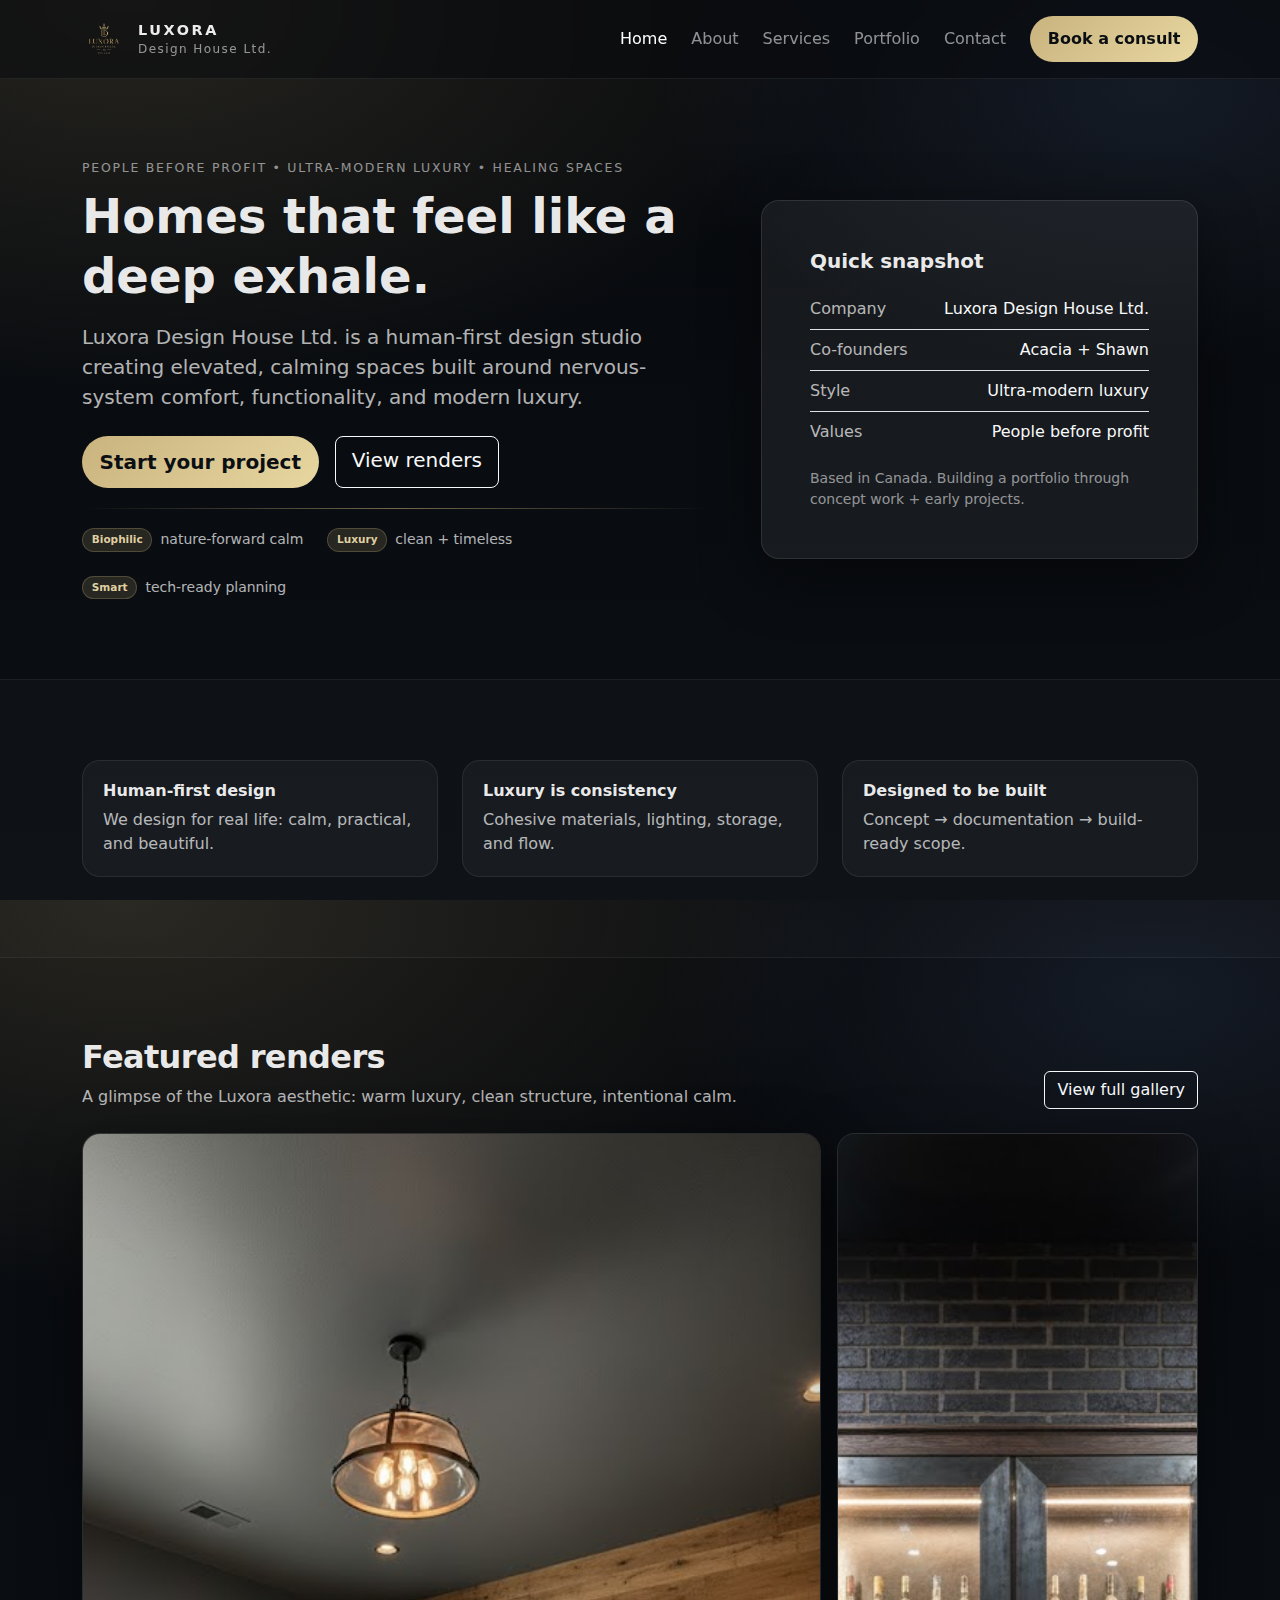
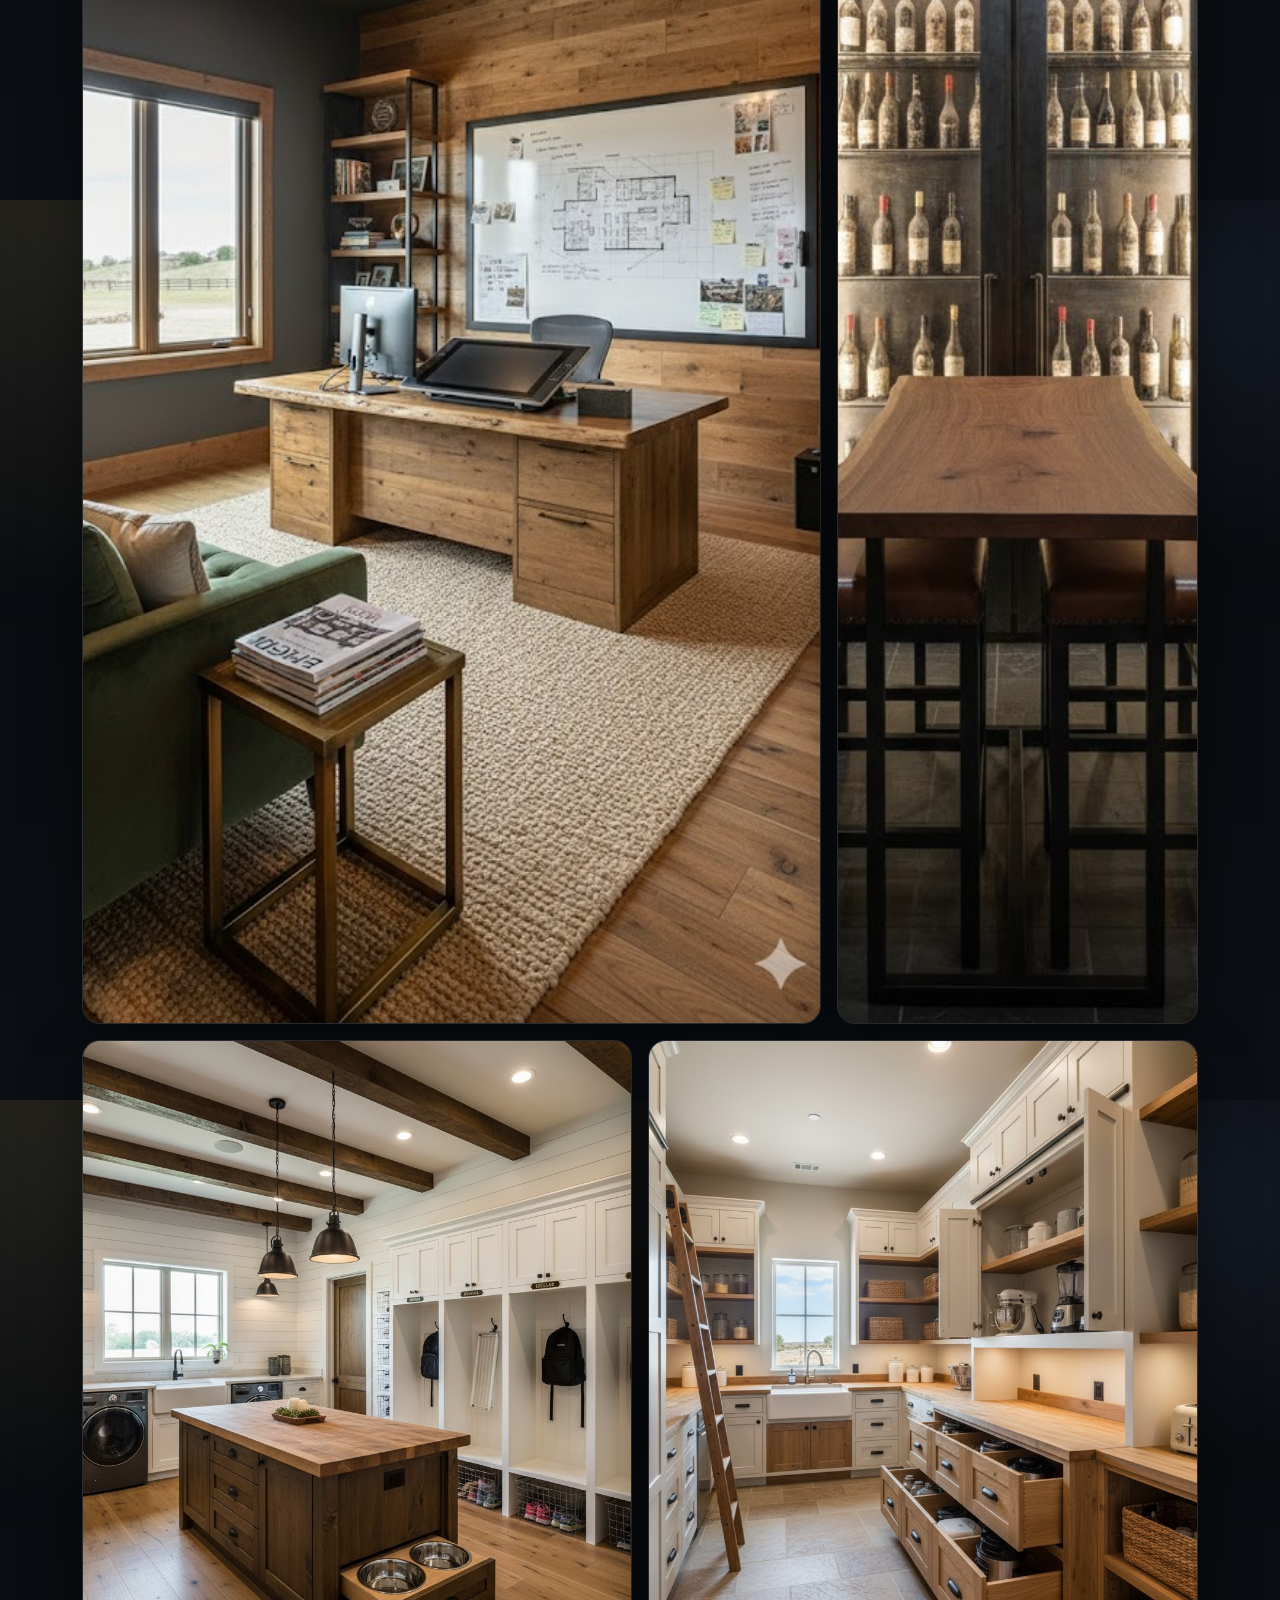
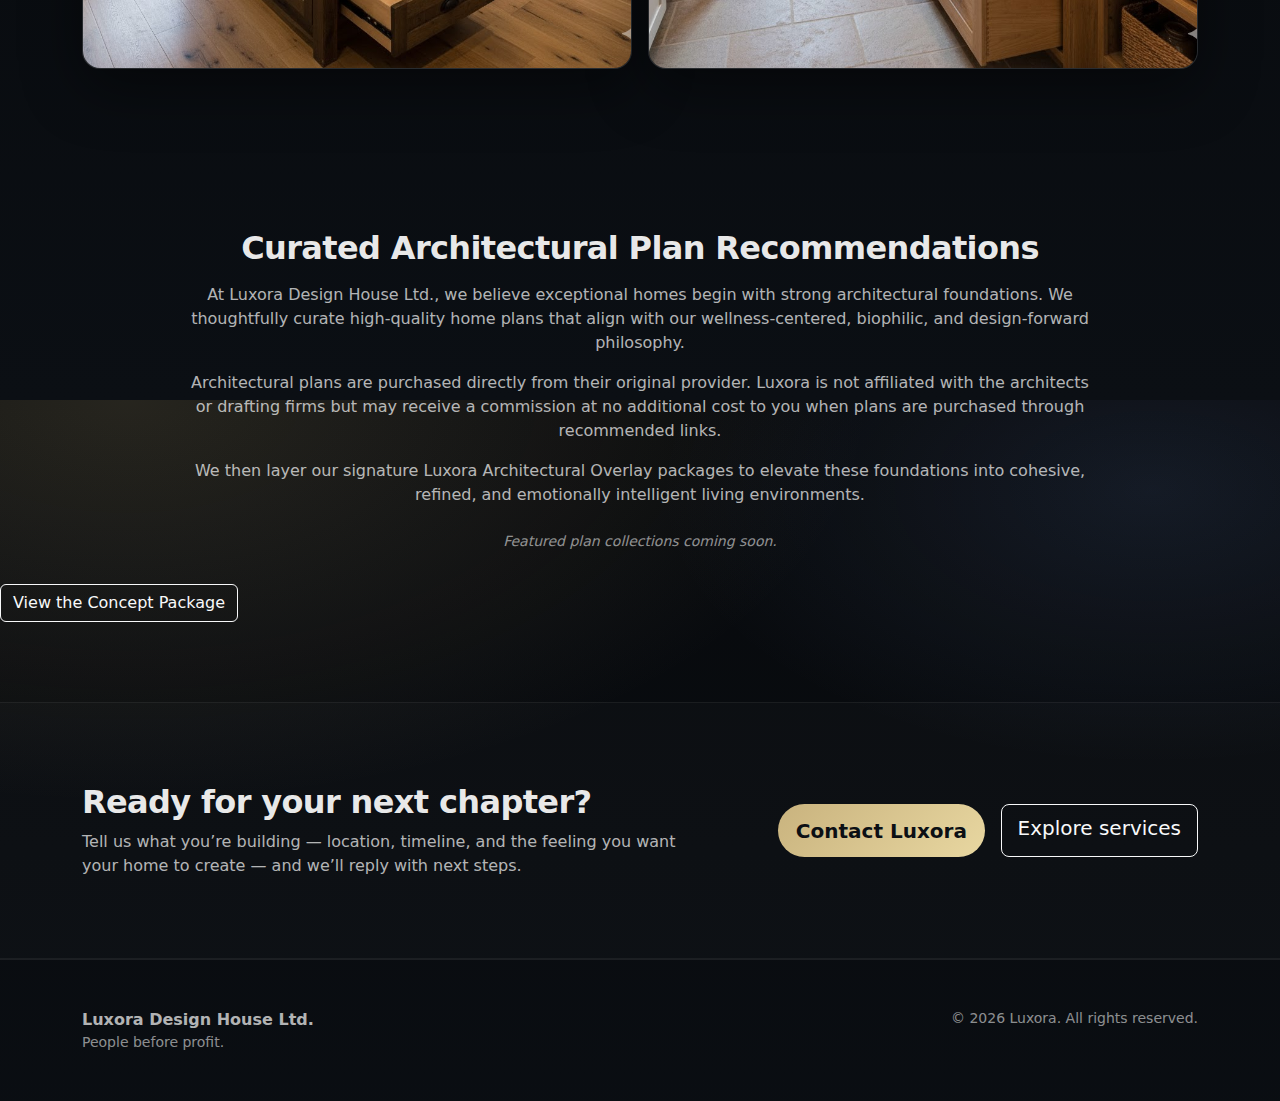
<file: index.html>
<!doctype html>
<html lang="en">
<head>
  <meta charset="utf-8" />
  <meta name="viewport" content="width=device-width, initial-scale=1" />
  <title>Luxora Design House Ltd. | People Before Profit</title>
  <meta name="description" content="Luxora Design House Ltd. is a human-first luxury design studio creating ultra-modern, healing spaces. People before profit." />

  <link href="https://cdn.jsdelivr.net/npm/bootstrap@5.3.3/dist/css/bootstrap.min.css" rel="stylesheet">
  <link rel="stylesheet" href="assets/css/styles.css" />
</head>
<body>

<nav class="navbar navbar-expand-lg navbar-dark nav-glass py-3">
  <div class="container">
    <a class="brand-lockup" href="index.html">
      <img src="assets/img/logo.png" alt="Luxora Design House Ltd. logo">
      <div>
        <div class="brand-name">Luxora</div>
        <span class="brand-sub">Design House Ltd.</span>
      </div>
    </a>

    <button class="navbar-toggler" type="button" data-bs-toggle="collapse" data-bs-target="#nav">
      <span class="navbar-toggler-icon"></span>
    </button>

    <div class="collapse navbar-collapse" id="nav">
      <ul class="navbar-nav ms-auto gap-lg-2">
        <li class="nav-item"><a class="nav-link active" href="index.html">Home</a></li>
        <li class="nav-item"><a class="nav-link" href="about.html">About</a></li>
        <li class="nav-item"><a class="nav-link" href="services.html">Services</a></li>
        <li class="nav-item"><a class="nav-link" href="portfolio.html">Portfolio</a></li>
        <li class="nav-item"><a class="nav-link" href="contact.html">Contact</a></li>
      </ul>
      <a class="btn btn-lux ms-lg-3 mt-3 mt-lg-0" href="contact.html">Book a consult</a>
    </div>
  </div>
</nav>

<header class="hero">
  <div class="container py-5">
    <div class="row align-items-center g-5">
      <div class="col-12 col-lg-7">
        <p class="eyebrow mb-2">People before profit • Ultra-modern luxury • Healing spaces</p>
        <h1 class="display-5 fw-semibold lh-sm mb-3">Homes that feel like a deep exhale.</h1>
        <p class="lead text-secondary mb-4">
          Luxora Design House Ltd. is a human-first design studio creating elevated, calming spaces
          built around nervous-system comfort, functionality, and modern luxury.
        </p>

        <div class="d-flex flex-wrap gap-3">
          <a class="btn btn-lux btn-lg" href="contact.html">Start your project</a>
          <a class="btn btn-outline-light btn-lg" href="portfolio.html">View renders</a>
        </div>

        <div class="gold-line"></div>

        <div class="d-flex flex-wrap gap-4 small">
          <div><span class="badge badge-soft me-2">Biophilic</span><span class="text-secondary">nature-forward calm</span></div>
          <div><span class="badge badge-soft me-2">Luxury</span><span class="text-secondary">clean + timeless</span></div>
          <div><span class="badge badge-soft me-2">Smart</span><span class="text-secondary">tech-ready planning</span></div>
        </div>
      </div>

      <div class="col-12 col-lg-5">
        <div class="card-glass p-4 p-lg-5">
          <h2 class="h5 fw-semibold mb-3">Quick snapshot</h2>
          <ul class="list-unstyled mb-0 text-secondary">
            <li class="d-flex justify-content-between py-2 border-bottom border-opacity-10">
              <span>Company</span><span class="text-light">Luxora Design House Ltd.</span>
            </li>
            <li class="d-flex justify-content-between py-2 border-bottom border-opacity-10">
              <span>Co-founders</span><span class="text-light">Acacia + Shawn</span>
            </li>
            <li class="d-flex justify-content-between py-2 border-bottom border-opacity-10">
              <span>Style</span><span class="text-light">Ultra-modern luxury</span>
            </li>
            <li class="d-flex justify-content-between py-2">
              <span>Values</span><span class="text-light">People before profit</span>
            </li>
          </ul>
          <p class="text-secondary small mt-3 mb-0">
            Based in Canada. Building a portfolio through concept work + early projects.
          </p>
        </div>
      </div>
    </div>
  </div>
</header>

<section class="section section-alt">
  <div class="container">
    <div class="row g-4 align-items-stretch">
      <div class="col-12 col-lg-4">
        <div class="mini-card h-100">
          <h3 class="h6 fw-semibold mb-2">Human-first design</h3>
          <p class="text-secondary mb-0">We design for real life: calm, practical, and beautiful.</p>
        </div>
      </div>
      <div class="col-12 col-lg-4">
        <div class="mini-card h-100">
          <h3 class="h6 fw-semibold mb-2">Luxury is consistency</h3>
          <p class="text-secondary mb-0">Cohesive materials, lighting, storage, and flow.</p>
        </div>
      </div>
      <div class="col-12 col-lg-4">
        <div class="mini-card h-100">
          <h3 class="h6 fw-semibold mb-2">Designed to be built</h3>
          <p class="text-secondary mb-0">Concept → documentation → build-ready scope.</p>
        </div>
      </div>
    </div>
  </div>
</section>

<section class="section">
  <div class="container">
    <div class="d-flex justify-content-between align-items-end gap-4 mb-4">
      <div>
        <h2 class="section-title mb-2">Featured renders</h2>
        <p class="text-secondary mb-0">A glimpse of the Luxora aesthetic: warm luxury, clean structure, intentional calm.</p>
      </div>
      <a class="btn btn-outline-light" href="portfolio.html">View full gallery</a>
    </div>

    <div class="gallery">
      <div class="tile span8">
        <img src="assets/img/office.jpg" alt="Modern warm office render">
        <div class="cap">
          <div class="title">Office</div>
          <p class="desc">Warm woods, deep walls, calm focus.</p>
        </div>
      </div>

      <div class="tile span4">
        <img src="assets/img/wine-cellar.jpg" alt="Luxury wine cellar render">
        <div class="cap">
          <div class="title">Wine Cellar</div>
          <p class="desc">Moody luxury, museum lighting.</p>
        </div>
      </div>

      <div class="tile span6">
        <img src="assets/img/life-management-center.jpg" alt="Life management center mudroom render">
        <div class="cap">
          <div class="title">Life Management Center</div>
          <p class="desc">Storage-first, family systems, beautiful function.</p>
        </div>
      </div>

      <div class="tile span6">
        <img src="assets/img/pantry.jpg" alt="High-function pantry render">
        <div class="cap">
          <div class="title">Pantry</div>
          <p class="desc">Organized, elevated, built for daily flow.</p>
        </div>
      </div>
    </div>
  </div>
</section>

<section class="section">
  <div class="container text-center">
    <h2 class="section-title mb-3">Curated Architectural Plan Recommendations</h2>

    <p class="text-secondary mx-auto" style="max-width: 900px;">
      At Luxora Design House Ltd., we believe exceptional homes begin with strong architectural foundations.
      We thoughtfully curate high-quality home plans that align with our wellness-centered, biophilic,
      and design-forward philosophy.
    </p>

    <p class="text-secondary mx-auto" style="max-width: 900px;">
      Architectural plans are purchased directly from their original provider. Luxora is not affiliated
      with the architects or drafting firms but may receive a commission at no additional cost to you when plans are purchased
      through recommended links.
    </p>

    <p class="text-secondary mx-auto mb-0" style="max-width: 900px;">
      We then layer our signature Luxora Architectural Overlay packages to elevate these foundations
      into cohesive, refined, and emotionally intelligent living environments.
    </p>

    <p class="small mt-4 text-muted"><em>Featured plan collections coming soon.</em></p>
  </div>

  <a class="btn btn-outline-light mt-3" href="plan-56532sm-modern-farmhouse-sanctuary.html">
    View the Concept Package
  </a>
</section>

<section class="section section-alt">
  <div class="container">
    <div class="row g-5 align-items-center">
      <div class="col-12 col-lg-7">
        <h2 class="section-title mb-2">Ready for your next chapter?</h2>
        <p class="text-secondary mb-0">
          Tell us what you’re building — location, timeline, and the feeling you want your home to create —
          and we’ll reply with next steps.
        </p>
      </div>
      <div class="col-12 col-lg-5 d-flex gap-3 justify-content-lg-end">
        <a class="btn btn-lux btn-lg" href="contact.html">Contact Luxora</a>
        <a class="btn btn-outline-light btn-lg" href="services.html">Explore services</a>
      </div>
    </div>
  </div>
</section>

<footer class="footer">
  <div class="container d-flex flex-column flex-lg-row justify-content-between gap-3">
    <div>
      <div class="fw-semibold">Luxora Design House Ltd.</div>
      <div class="small">People before profit.</div>
    </div>
    <div class="small">© <span id="year"></span> Luxora. All rights reserved.</div>
  </div>
</footer>

<script>document.getElementById("year").textContent = new Date().getFullYear();</script>
<script src="https://cdn.jsdelivr.net/npm/bootstrap@5.3.3/dist/js/bootstrap.bundle.min.js"></script>
</body>
</html>
</file>
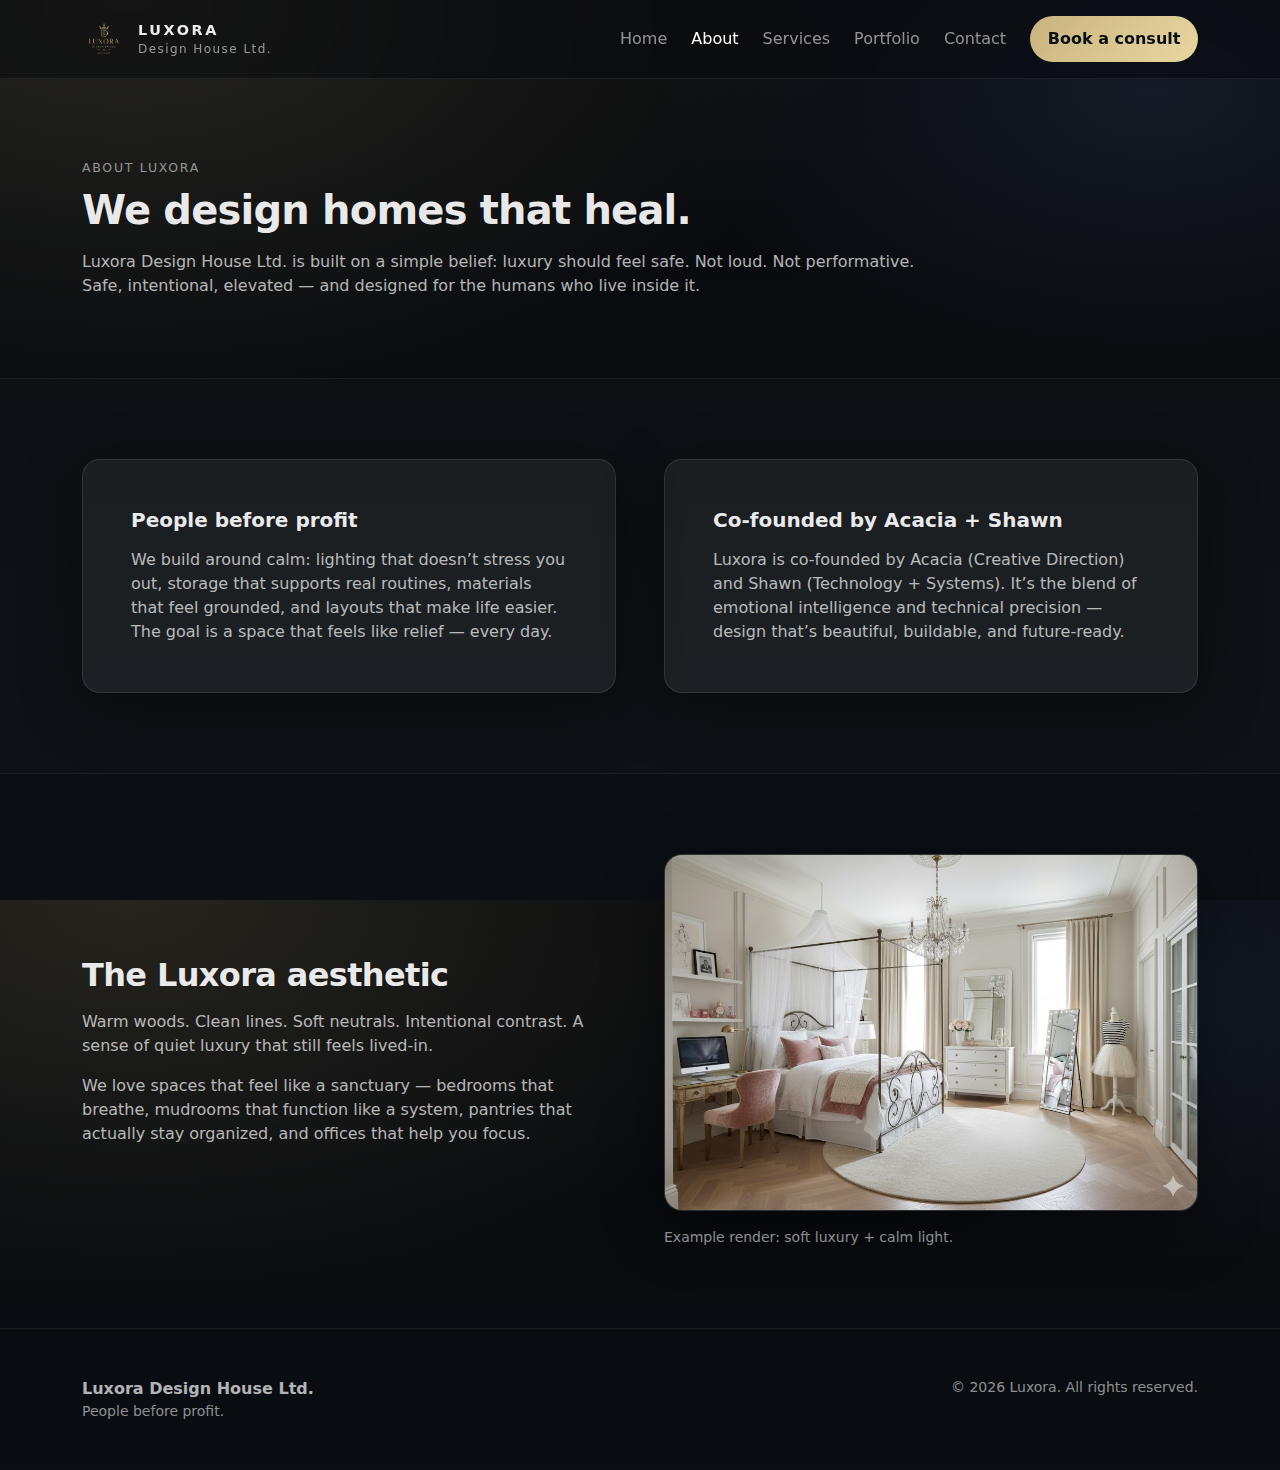
<file: about.html>
<!doctype html>
<html lang="en">
<head>
  <meta charset="utf-8" />
  <meta name="viewport" content="width=device-width, initial-scale=1" />
  <title>About | Luxora Design House Ltd.</title>
  <meta name="description" content="Luxora Design House Ltd. is a human-first luxury design studio co-founded by Acacia and Shawn. People before profit." />
  <link href="https://cdn.jsdelivr.net/npm/bootstrap@5.3.3/dist/css/bootstrap.min.css" rel="stylesheet">
  <link rel="stylesheet" href="assets/css/styles.css" />
</head>
<body>

<nav class="navbar navbar-expand-lg navbar-dark nav-glass py-3">
  <div class="container">
    <a class="brand-lockup" href="index.html">
      <img src="assets/img/logo.png" alt="Luxora Design House Ltd. logo">
      <div>
        <div class="brand-name">Luxora</div>
        <span class="brand-sub">Design House Ltd.</span>
      </div>
    </a>
    <button class="navbar-toggler" type="button" data-bs-toggle="collapse" data-bs-target="#nav"><span class="navbar-toggler-icon"></span></button>
    <div class="collapse navbar-collapse" id="nav">
      <ul class="navbar-nav ms-auto gap-lg-2">
        <li class="nav-item"><a class="nav-link" href="index.html">Home</a></li>
        <li class="nav-item"><a class="nav-link active" href="about.html">About</a></li>
        <li class="nav-item"><a class="nav-link" href="services.html">Services</a></li>
        <li class="nav-item"><a class="nav-link" href="portfolio.html">Portfolio</a></li>
        <li class="nav-item"><a class="nav-link" href="contact.html">Contact</a></li>
      </ul>
      <a class="btn btn-lux ms-lg-3 mt-3 mt-lg-0" href="contact.html">Book a consult</a>
    </div>
  </div>
</nav>

<header class="section">
  <div class="container">
    <p class="eyebrow mb-2">About Luxora</p>
    <h1 class="section-title display-6 mb-3">We design homes that heal.</h1>
    <p class="text-secondary col-lg-9 mb-0">
      Luxora Design House Ltd. is built on a simple belief: luxury should feel safe. Not loud. Not performative.
      Safe, intentional, elevated — and designed for the humans who live inside it.
    </p>
  </div>
</header>

<section class="section section-alt">
  <div class="container">
    <div class="row g-5 align-items-center">
      <div class="col-12 col-lg-6">
        <div class="card-glass p-4 p-lg-5">
          <h2 class="h5 fw-semibold mb-3">People before profit</h2>
          <p class="text-secondary mb-0">
            We build around calm: lighting that doesn’t stress you out, storage that supports real routines,
            materials that feel grounded, and layouts that make life easier. The goal is a space that feels
            like relief — every day.
          </p>
        </div>
      </div>
      <div class="col-12 col-lg-6">
        <div class="card-glass p-4 p-lg-5">
          <h2 class="h5 fw-semibold mb-3">Co-founded by Acacia + Shawn</h2>
          <p class="text-secondary mb-0">
            Luxora is co-founded by Acacia (Creative Direction) and Shawn (Technology + Systems).
            It’s the blend of emotional intelligence and technical precision — design that’s beautiful,
            buildable, and future-ready.
          </p>
        </div>
      </div>
    </div>
  </div>
</section>

<section class="section">
  <div class="container">
    <div class="row g-5 align-items-center">
      <div class="col-12 col-lg-6">
        <h2 class="section-title mb-3">The Luxora aesthetic</h2>
        <p class="text-secondary mb-3">
          Warm woods. Clean lines. Soft neutrals. Intentional contrast. A sense of quiet luxury that still feels lived-in.
        </p>
        <p class="text-secondary mb-0">
          We love spaces that feel like a sanctuary — bedrooms that breathe, mudrooms that function like a system,
          pantries that actually stay organized, and offices that help you focus.
        </p>
      </div>
      <div class="col-12 col-lg-6">
        <div class="card-glass overflow-hidden">
          <img src="assets/img/elizabeth-room.jpg" alt="Elegant light bedroom render" style="width:100%;height:auto;display:block;">
        </div>
        <p class="small mt-3 mb-0">Example render: soft luxury + calm light.</p>
      </div>
    </div>
  </div>
</section>

<footer class="footer">
  <div class="container d-flex flex-column flex-lg-row justify-content-between gap-3">
    <div>
      <div class="fw-semibold">Luxora Design House Ltd.</div>
      <div class="small">People before profit.</div>
    </div>
    <div class="small">© <span id="year"></span> Luxora. All rights reserved.</div>
  </div>
</footer>

<script>document.getElementById("year").textContent = new Date().getFullYear();</script>
<script src="https://cdn.jsdelivr.net/npm/bootstrap@5.3.3/dist/js/bootstrap.bundle.min.js"></script>
</body>
</html>
</file>
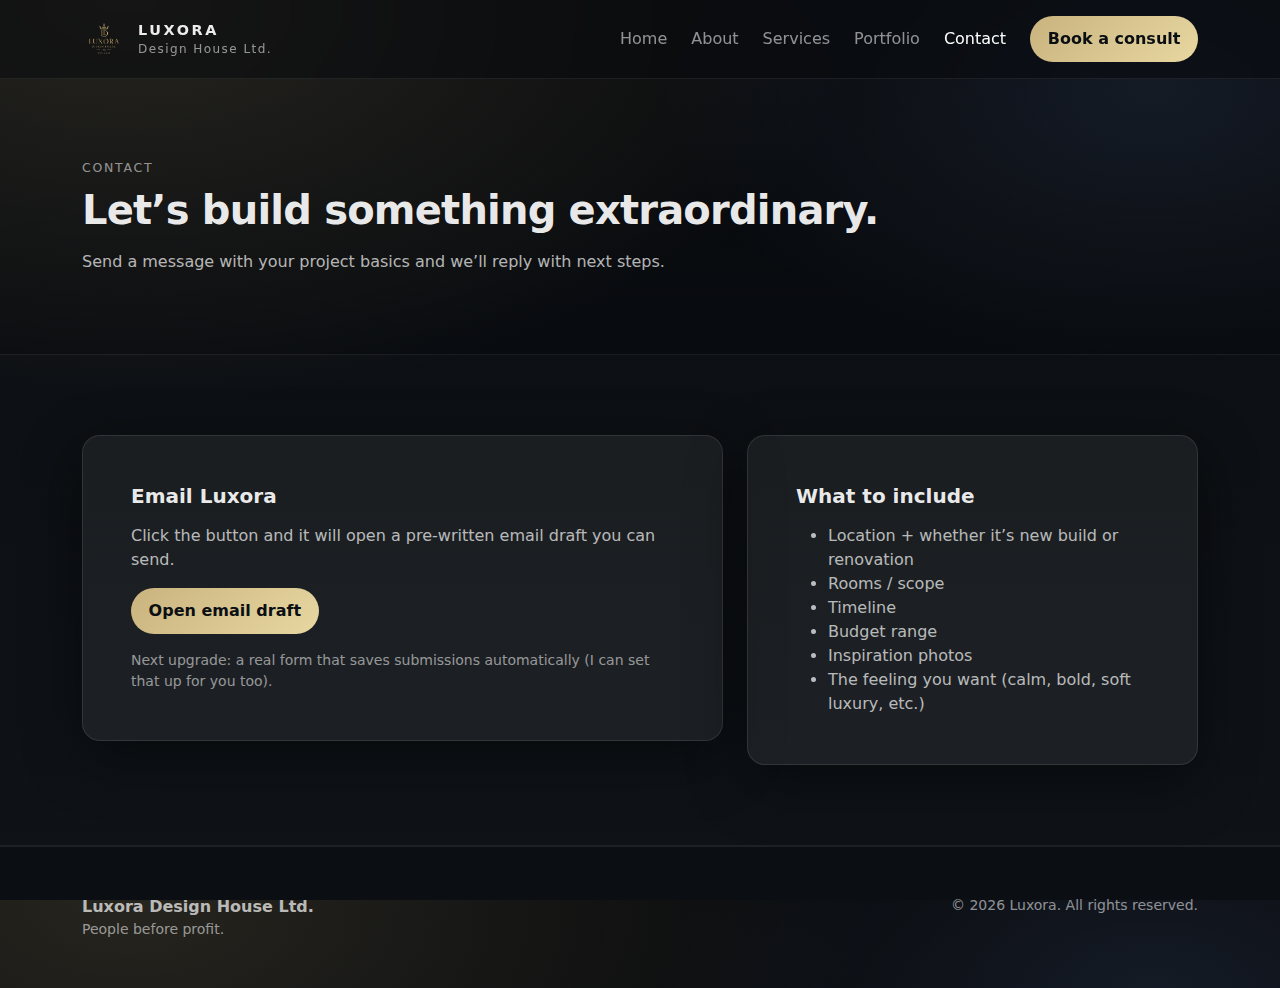
<file: contact.html>
<!doctype html>
<html lang="en">
<head>
  <meta charset="utf-8" />
  <meta name="viewport" content="width=device-width, initial-scale=1" />
  <title>Contact | Luxora Design House Ltd.</title>
  <meta name="description" content="Contact Luxora Design House Ltd. to start a luxury design project." />
  <link href="https://cdn.jsdelivr.net/npm/bootstrap@5.3.3/dist/css/bootstrap.min.css" rel="stylesheet">
  <link rel="stylesheet" href="assets/css/styles.css" />
</head>
<body>

<nav class="navbar navbar-expand-lg navbar-dark nav-glass py-3">
  <div class="container">
    <a class="brand-lockup" href="index.html">
      <img src="assets/img/logo.png" alt="Luxora logo">
      <div><div class="brand-name">Luxora</div><span class="brand-sub">Design House Ltd.</span></div>
    </a>
    <button class="navbar-toggler" type="button" data-bs-toggle="collapse" data-bs-target="#nav"><span class="navbar-toggler-icon"></span></button>
    <div class="collapse navbar-collapse" id="nav">
      <ul class="navbar-nav ms-auto gap-lg-2">
        <li class="nav-item"><a class="nav-link" href="index.html">Home</a></li>
        <li class="nav-item"><a class="nav-link" href="about.html">About</a></li>
        <li class="nav-item"><a class="nav-link" href="services.html">Services</a></li>
        <li class="nav-item"><a class="nav-link" href="portfolio.html">Portfolio</a></li>
        <li class="nav-item"><a class="nav-link active" href="contact.html">Contact</a></li>
      </ul>
      <a class="btn btn-lux ms-lg-3 mt-3 mt-lg-0" href="contact.html">Book a consult</a>
    </div>
  </div>
</nav>

<header class="section">
  <div class="container">
    <p class="eyebrow mb-2">Contact</p>
    <h1 class="section-title display-6 mb-3">Let’s build something extraordinary.</h1>
    <p class="text-secondary col-lg-9 mb-0">
      Send a message with your project basics and we’ll reply with next steps.
    </p>
  </div>
</header>

<section class="section section-alt">
  <div class="container">
    <div class="row g-4">
      <div class="col-12 col-lg-7">
        <div class="card-glass p-4 p-lg-5">
          <h2 class="h5 fw-semibold mb-3">Email Luxora</h2>
          <p class="text-secondary mb-3">
            Click the button and it will open a pre-written email draft you can send.
          </p>

          <a class="btn btn-lux"
             href="mailto:hello@luxoradesignhouse.com?subject=Project%20Inquiry%20-%20Luxora%20Design%20House&body=Hi%20Luxora%20Team%2C%0A%0AProject%20location%3A%20%0ATimeline%3A%20%0AScope%20(rooms%2Fsquare%20footage)%3A%20%0ABudget%20range%3A%20%0AInspiration%20links%3A%20%0A%0AThe%20feeling%20I%20want%20this%20home%20to%20create%3A%20%0A%0AThank%20you%2C%0A">
            Open email draft
          </a>

          <p class="small mt-3 mb-0">
            Next upgrade: a real form that saves submissions automatically (I can set that up for you too).
          </p>
        </div>
      </div>

      <div class="col-12 col-lg-5">
        <div class="card-glass p-4 p-lg-5">
          <h2 class="h5 fw-semibold mb-3">What to include</h2>
          <ul class="text-secondary mb-0">
            <li>Location + whether it’s new build or renovation</li>
            <li>Rooms / scope</li>
            <li>Timeline</li>
            <li>Budget range</li>
            <li>Inspiration photos</li>
            <li>The feeling you want (calm, bold, soft luxury, etc.)</li>
          </ul>
        </div>
      </div>
    </div>
  </div>
</section>

<footer class="footer">
  <div class="container d-flex flex-column flex-lg-row justify-content-between gap-3">
    <div>
      <div class="fw-semibold">Luxora Design House Ltd.</div>
      <div class="small">People before profit.</div>
    </div>
    <div class="small">© <span id="year"></span> Luxora. All rights reserved.</div>
  </div>
</footer>

<script>document.getElementById("year").textContent = new Date().getFullYear();</script>
<script src="https://cdn.jsdelivr.net/npm/bootstrap@5.3.3/dist/js/bootstrap.bundle.min.js"></script>
</body>
</html>
</file>
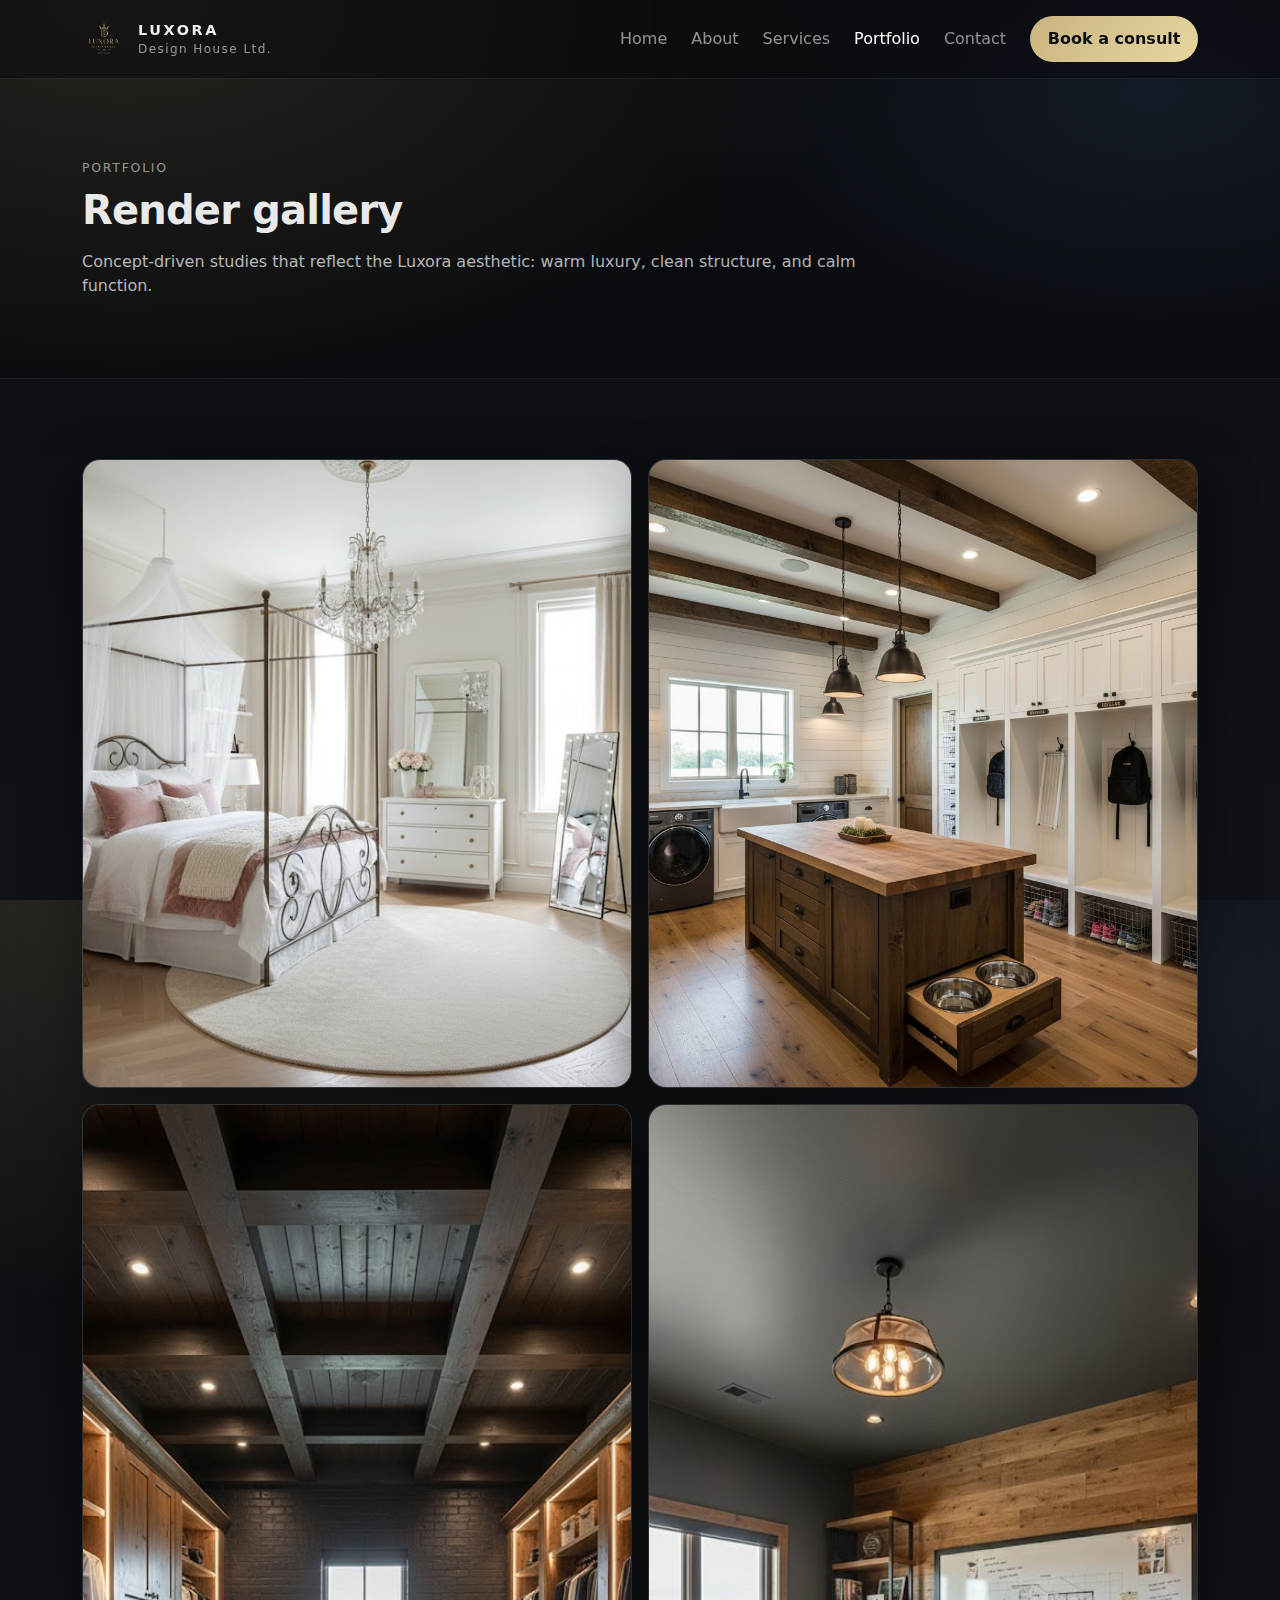
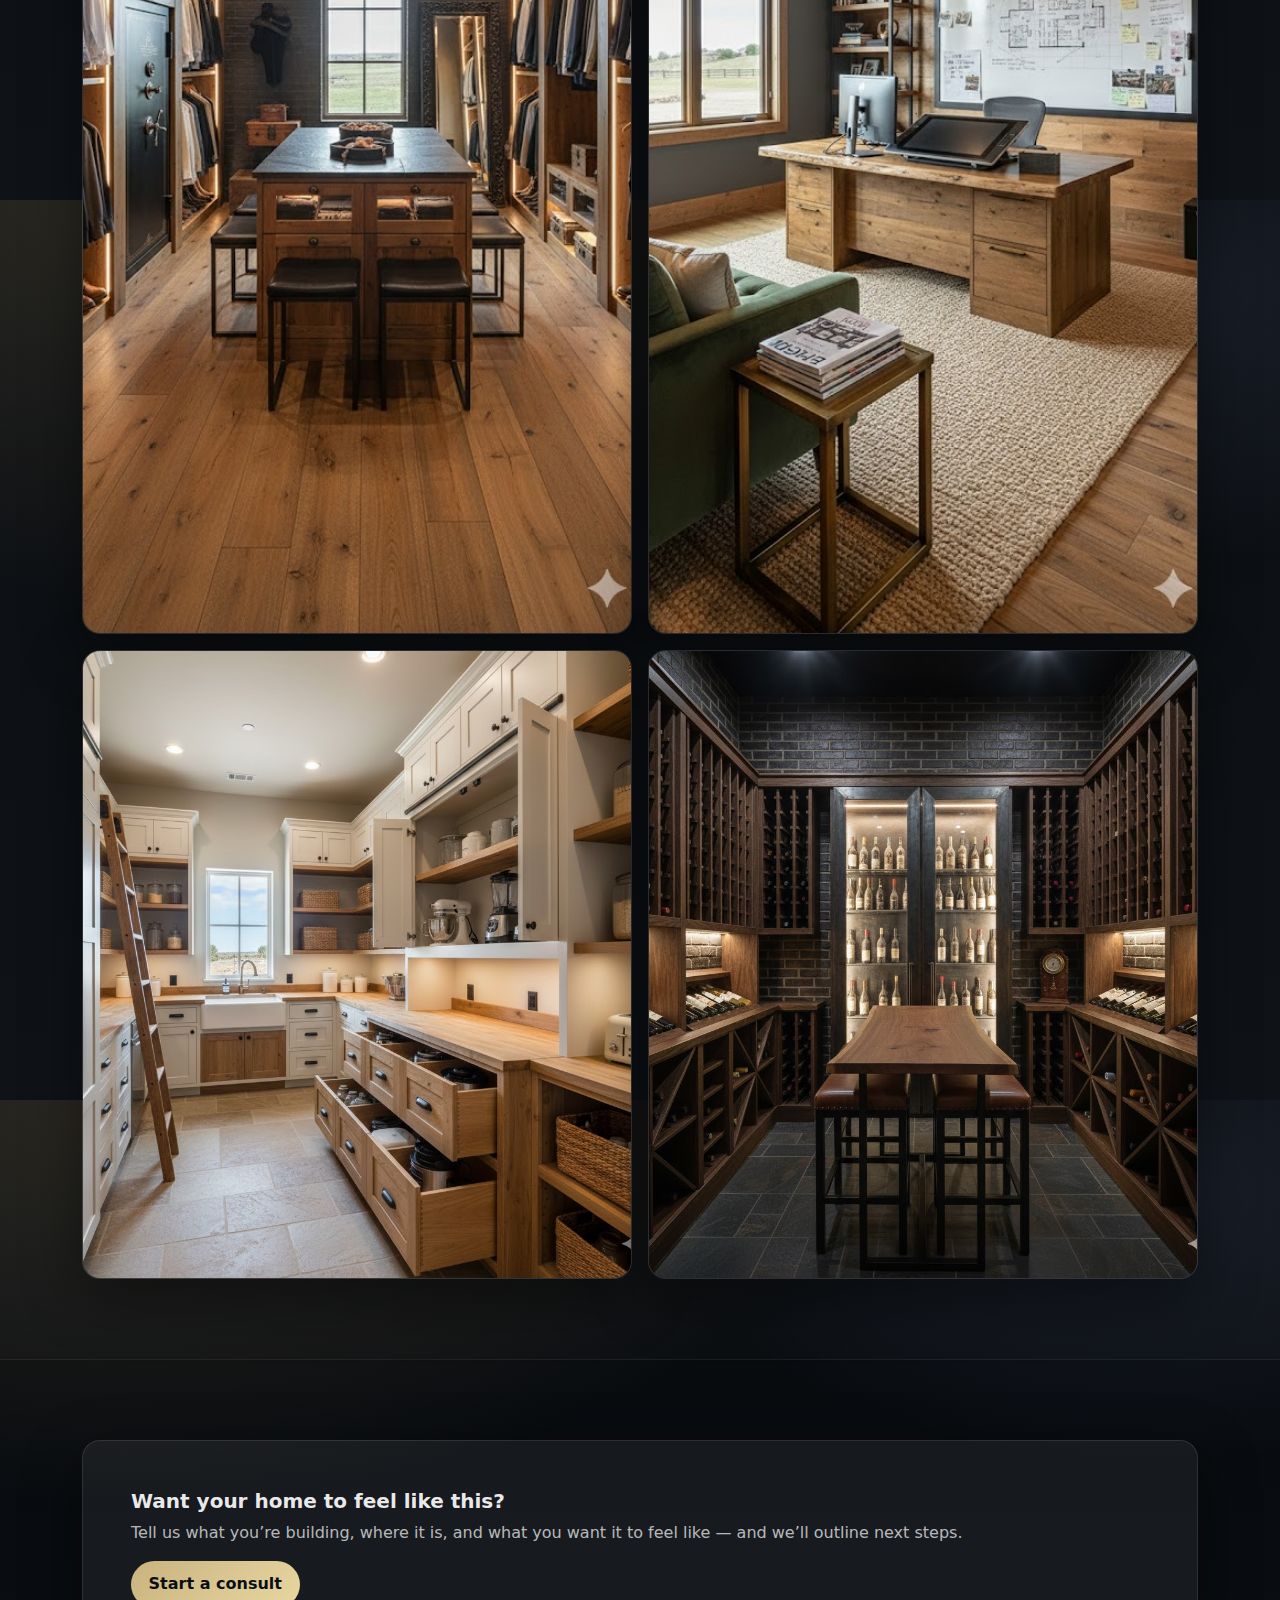
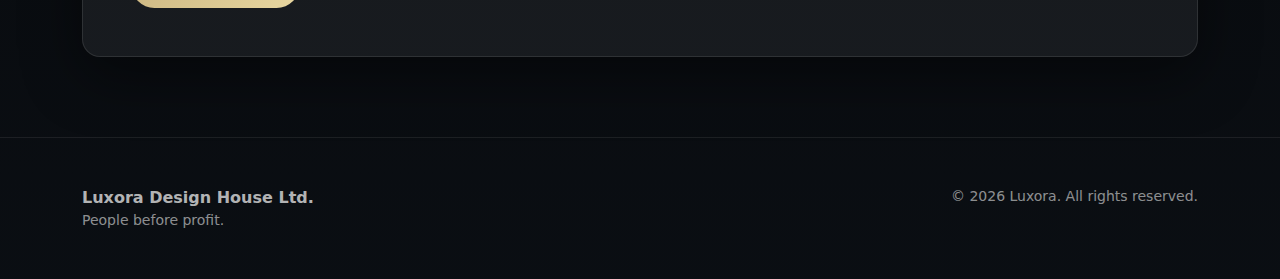
<file: portfolio.html>
<!doctype html>
<html lang="en">
<head>
  <meta charset="utf-8" />
  <meta name="viewport" content="width=device-width, initial-scale=1" />
  <title>Portfolio | Luxora Design House Ltd.</title>
  <meta name="description" content="Luxora render portfolio: warm luxury interiors, storage systems, offices, dressing rooms, pantries, and wine cellars." />
  <link href="https://cdn.jsdelivr.net/npm/bootstrap@5.3.3/dist/css/bootstrap.min.css" rel="stylesheet">
  <link rel="stylesheet" href="assets/css/styles.css" />
</head>
<body>

<nav class="navbar navbar-expand-lg navbar-dark nav-glass py-3">
  <div class="container">
    <a class="brand-lockup" href="index.html">
      <img src="assets/img/logo.png" alt="Luxora logo">
      <div><div class="brand-name">Luxora</div><span class="brand-sub">Design House Ltd.</span></div>
    </a>
    <button class="navbar-toggler" type="button" data-bs-toggle="collapse" data-bs-target="#nav"><span class="navbar-toggler-icon"></span></button>
    <div class="collapse navbar-collapse" id="nav">
      <ul class="navbar-nav ms-auto gap-lg-2">
        <li class="nav-item"><a class="nav-link" href="index.html">Home</a></li>
        <li class="nav-item"><a class="nav-link" href="about.html">About</a></li>
        <li class="nav-item"><a class="nav-link" href="services.html">Services</a></li>
        <li class="nav-item"><a class="nav-link active" href="portfolio.html">Portfolio</a></li>
        <li class="nav-item"><a class="nav-link" href="contact.html">Contact</a></li>
      </ul>
      <a class="btn btn-lux ms-lg-3 mt-3 mt-lg-0" href="contact.html">Book a consult</a>
    </div>
  </div>
</nav>

<header class="section">
  <div class="container">
    <p class="eyebrow mb-2">Portfolio</p>
    <h1 class="section-title display-6 mb-3">Render gallery</h1>
    <p class="text-secondary col-lg-9 mb-0">
      Concept-driven studies that reflect the Luxora aesthetic: warm luxury, clean structure, and calm function.
    </p>
  </div>
</header>

<section class="section section-alt">
  <div class="container">
    <div class="gallery">
      <div class="tile span6">
        <img src="assets/img/elizabeth-room.jpg" alt="Elegant bedroom render">
        <div class="cap"><div class="title">Bedroom</div><p class="desc">Soft light, airy elegance, gentle luxury.</p></div>
      </div>

      <div class="tile span6">
        <img src="assets/img/life-management-center.jpg" alt="Life Management Center render">
        <div class="cap"><div class="title">Life Management Center</div><p class="desc">A system for real life: storage + flow.</p></div>
      </div>

      <div class="tile span6">
        <img src="assets/img/his-wic.jpg" alt="Dressing room / walk-in closet render">
        <div class="cap"><div class="title">Walk-In Closet</div><p class="desc">Moody warmth, boutique organization.</p></div>
      </div>

      <div class="tile span6">
        <img src="assets/img/office.jpg" alt="Office render">
        <div class="cap"><div class="title">Office</div><p class="desc">Focus-forward, warm materials, calm energy.</p></div>
      </div>

      <div class="tile span6">
        <img src="assets/img/pantry.jpg" alt="Pantry render">
        <div class="cap"><div class="title">Pantry</div><p class="desc">Storage that stays organized.</p></div>
      </div>

      <div class="tile span6">
        <img src="assets/img/wine-cellar.jpg" alt="Wine cellar render">
        <div class="cap"><div class="title">Wine Cellar</div><p class="desc">Museum lighting, rich textures, deep luxury.</p></div>
      </div>
    </div>
  </div>
</section>

<section class="section">
  <div class="container">
    <div class="card-glass p-4 p-lg-5">
      <h2 class="h5 fw-semibold mb-2">Want your home to feel like this?</h2>
      <p class="text-secondary mb-3">
        Tell us what you’re building, where it is, and what you want it to feel like — and we’ll outline next steps.
      </p>
      <a class="btn btn-lux" href="contact.html">Start a consult</a>
    </div>
  </div>
</section>

<footer class="footer">
  <div class="container d-flex flex-column flex-lg-row justify-content-between gap-3">
    <div>
      <div class="fw-semibold">Luxora Design House Ltd.</div>
      <div class="small">People before profit.</div>
    </div>
    <div class="small">© <span id="year"></span> Luxora. All rights reserved.</div>
  </div>
</footer>

<script>document.getElementById("year").textContent = new Date().getFullYear();</script>
<script src="https://cdn.jsdelivr.net/npm/bootstrap@5.3.3/dist/js/bootstrap.bundle.min.js"></script>
</body>
</html>
</file>
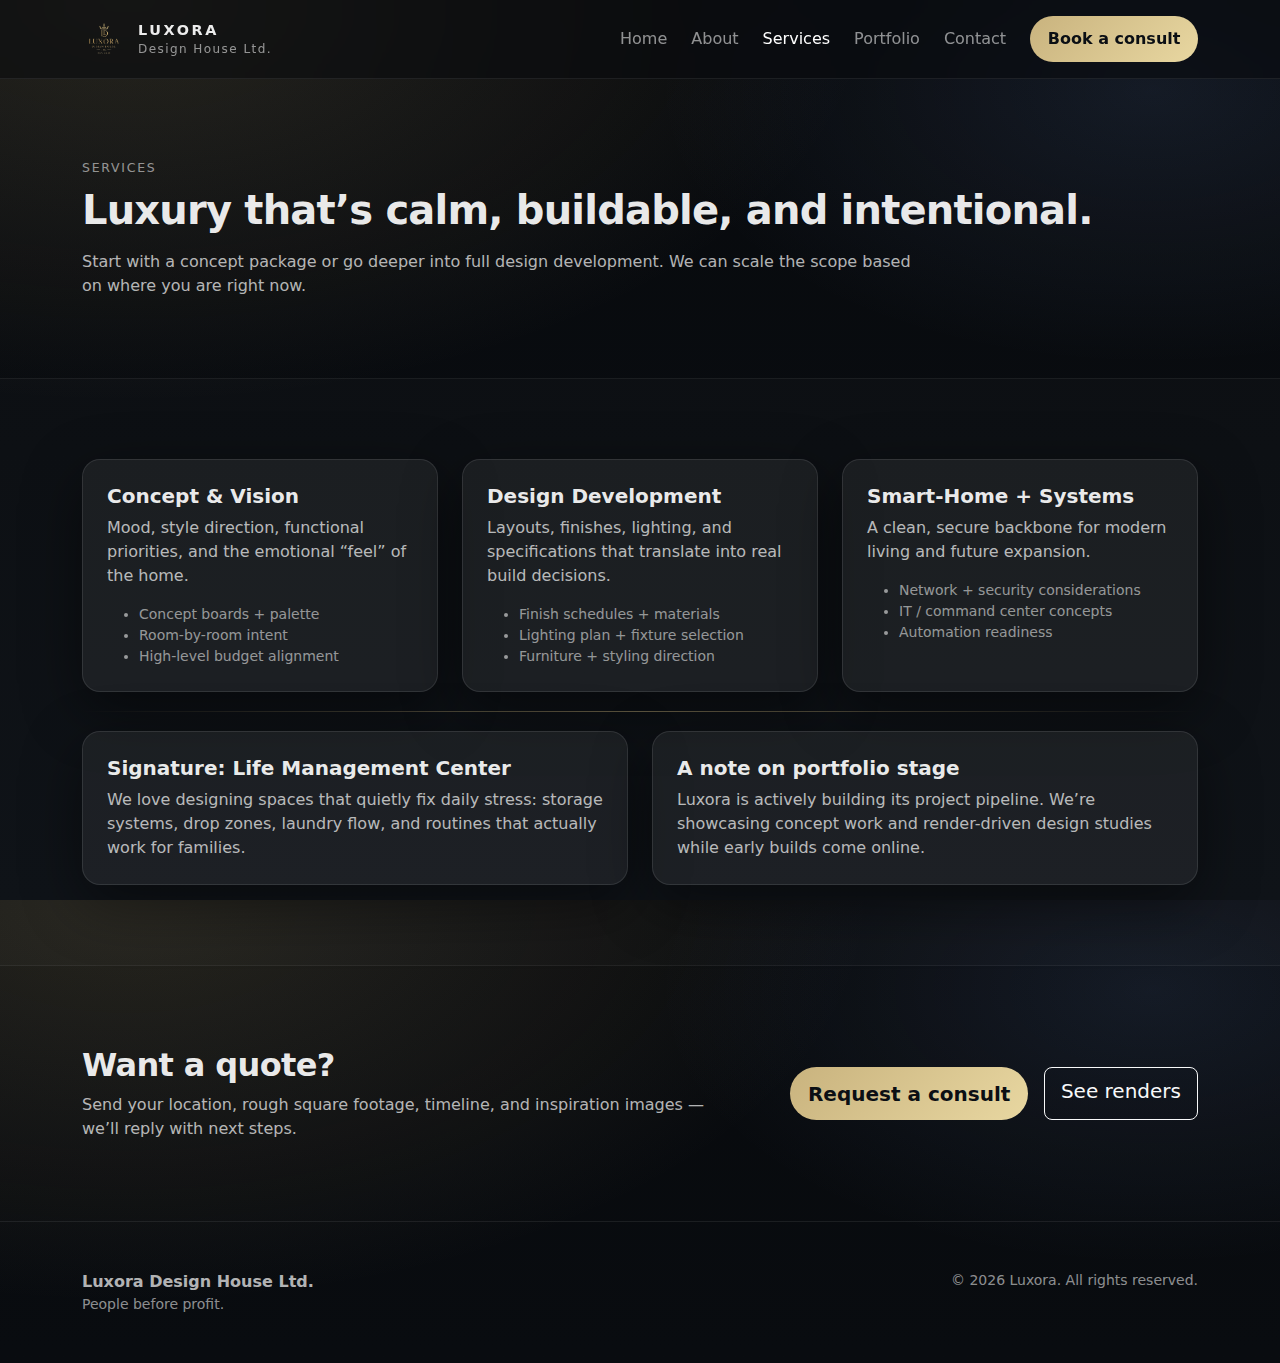
<file: services.html>
<!doctype html>
<html lang="en">
<head>
  <meta charset="utf-8" />
  <meta name="viewport" content="width=device-width, initial-scale=1" />
  <title>Services | Luxora Design House Ltd.</title>
  <meta name="description" content="Luxury design services by Luxora Design House Ltd.: concept, design development, documentation, and smart-home planning." />
  <link href="https://cdn.jsdelivr.net/npm/bootstrap@5.3.3/dist/css/bootstrap.min.css" rel="stylesheet">
  <link rel="stylesheet" href="assets/css/styles.css" />
</head>
<body>

<nav class="navbar navbar-expand-lg navbar-dark nav-glass py-3">
  <div class="container">
    <a class="brand-lockup" href="index.html">
      <img src="assets/img/logo.png" alt="Luxora logo">
      <div><div class="brand-name">Luxora</div><span class="brand-sub">Design House Ltd.</span></div>
    </a>
    <button class="navbar-toggler" type="button" data-bs-toggle="collapse" data-bs-target="#nav"><span class="navbar-toggler-icon"></span></button>
    <div class="collapse navbar-collapse" id="nav">
      <ul class="navbar-nav ms-auto gap-lg-2">
        <li class="nav-item"><a class="nav-link" href="index.html">Home</a></li>
        <li class="nav-item"><a class="nav-link" href="about.html">About</a></li>
        <li class="nav-item"><a class="nav-link active" href="services.html">Services</a></li>
        <li class="nav-item"><a class="nav-link" href="portfolio.html">Portfolio</a></li>
        <li class="nav-item"><a class="nav-link" href="contact.html">Contact</a></li>
      </ul>
      <a class="btn btn-lux ms-lg-3 mt-3 mt-lg-0" href="contact.html">Book a consult</a>
    </div>
  </div>
</nav>

<header class="section">
  <div class="container">
    <p class="eyebrow mb-2">Services</p>
    <h1 class="section-title display-6 mb-3">Luxury that’s calm, buildable, and intentional.</h1>
    <p class="text-secondary col-lg-9 mb-0">
      Start with a concept package or go deeper into full design development. We can scale the scope based on where you are right now.
    </p>
  </div>
</header>

<section class="section section-alt">
  <div class="container">
    <div class="row g-4">
      <div class="col-12 col-lg-4">
        <div class="card-glass p-4 h-100">
          <h3 class="h5 fw-semibold">Concept & Vision</h3>
          <p class="text-secondary">Mood, style direction, functional priorities, and the emotional “feel” of the home.</p>
          <ul class="text-secondary small mb-0">
            <li>Concept boards + palette</li>
            <li>Room-by-room intent</li>
            <li>High-level budget alignment</li>
          </ul>
        </div>
      </div>

      <div class="col-12 col-lg-4">
        <div class="card-glass p-4 h-100">
          <h3 class="h5 fw-semibold">Design Development</h3>
          <p class="text-secondary">Layouts, finishes, lighting, and specifications that translate into real build decisions.</p>
          <ul class="text-secondary small mb-0">
            <li>Finish schedules + materials</li>
            <li>Lighting plan + fixture selection</li>
            <li>Furniture + styling direction</li>
          </ul>
        </div>
      </div>

      <div class="col-12 col-lg-4">
        <div class="card-glass p-4 h-100">
          <h3 class="h5 fw-semibold">Smart-Home + Systems</h3>
          <p class="text-secondary">A clean, secure backbone for modern living and future expansion.</p>
          <ul class="text-secondary small mb-0">
            <li>Network + security considerations</li>
            <li>IT / command center concepts</li>
            <li>Automation readiness</li>
          </ul>
        </div>
      </div>
    </div>

    <div class="gold-line"></div>

    <div class="row g-4">
      <div class="col-12 col-lg-6">
        <div class="card-glass p-4 h-100">
          <h3 class="h5 fw-semibold">Signature: Life Management Center</h3>
          <p class="text-secondary mb-0">
            We love designing spaces that quietly fix daily stress: storage systems, drop zones, laundry flow,
            and routines that actually work for families.
          </p>
        </div>
      </div>
      <div class="col-12 col-lg-6">
        <div class="card-glass p-4 h-100">
          <h3 class="h5 fw-semibold">A note on portfolio stage</h3>
          <p class="text-secondary mb-0">
            Luxora is actively building its project pipeline. We’re showcasing concept work and render-driven design studies
            while early builds come online.
          </p>
        </div>
      </div>
    </div>
  </div>
</section>

<section class="section">
  <div class="container">
    <div class="row g-5 align-items-center">
      <div class="col-12 col-lg-7">
        <h2 class="section-title mb-2">Want a quote?</h2>
        <p class="text-secondary mb-0">
          Send your location, rough square footage, timeline, and inspiration images — we’ll reply with next steps.
        </p>
      </div>
      <div class="col-12 col-lg-5 d-flex gap-3 justify-content-lg-end">
        <a class="btn btn-lux btn-lg" href="contact.html">Request a consult</a>
        <a class="btn btn-outline-light btn-lg" href="portfolio.html">See renders</a>
      </div>
    </div>
  </div>
</section>

<footer class="footer">
  <div class="container d-flex flex-column flex-lg-row justify-content-between gap-3">
    <div>
      <div class="fw-semibold">Luxora Design House Ltd.</div>
      <div class="small">People before profit.</div>
    </div>
    <div class="small">© <span id="year"></span> Luxora. All rights reserved.</div>
  </div>
</footer>

<script>document.getElementById("year").textContent = new Date().getFullYear();</script>
<script src="https://cdn.jsdelivr.net/npm/bootstrap@5.3.3/dist/js/bootstrap.bundle.min.js"></script>
</body>
</html>
</file>
<file: assets/css/styles.css>
:root{
  --bg:#07090c;
  --bg2:#0b0f14;
  --card:rgba(255,255,255,.06);
  --card2:rgba(255,255,255,.04);
  --border:rgba(255,255,255,.10);
  --text:rgba(255,255,255,.92);
  --muted:rgba(255,255,255,.70);
  --muted2:rgba(255,255,255,.55);
  --gold:#c9b37e;
  --gold2:#e8d7a1;
  --shadow:0 18px 60px rgba(0,0,0,.45);
}

html,body{height:100%;}
body{
  background:
    radial-gradient(1200px 650px at 10% 0%, rgba(201,179,126,.16), transparent 62%),
    radial-gradient(900px 500px at 90% 10%, rgba(140,180,255,.10), transparent 55%),
    linear-gradient(180deg, var(--bg), var(--bg2));
  color:var(--text);
  font-family: ui-sans-serif, system-ui, -apple-system, "Segoe UI", Roboto, Arial;
}

a{color:inherit;}
.text-secondary{color:var(--muted)!important;}
small,.small{color:var(--muted2)!important;}

.nav-glass{
  background:rgba(7,9,12,.55);
  backdrop-filter:blur(14px);
  border-bottom:1px solid rgba(255,255,255,.08);
}

.brand-lockup{
  display:flex;
  align-items:center;
  gap:.75rem;
  text-decoration:none;
}
.brand-lockup img{
  width:44px;
  height:44px;
  object-fit:contain;
}
.brand-lockup .brand-name{
  letter-spacing:.18em;
  text-transform:uppercase;
  font-weight:700;
  font-size:.9rem;
}
.brand-lockup .brand-sub{
  display:block;
  font-size:.75rem;
  letter-spacing:.12em;
  color:var(--muted2);
  margin-top:-2px;
}

.btn-lux{
  background:linear-gradient(135deg, var(--gold), var(--gold2));
  border:0;
  color:#0b0f14;
  font-weight:700;
  border-radius:999px;
  padding:.7rem 1.1rem;
}
.btn-lux:hover{filter:brightness(.98);}

.badge-soft{
  background:rgba(201,179,126,.16);
  color:rgba(235,220,170,.95);
  border:1px solid rgba(201,179,126,.26);
  border-radius:999px;
  padding:.35rem .55rem;
  font-weight:700;
}

.section{padding:5rem 0;}
.section-alt{
  background:rgba(255,255,255,.02);
  border-top:1px solid rgba(255,255,255,.06);
  border-bottom:1px solid rgba(255,255,255,.06);
}
.section-title{
  font-weight:650;
  letter-spacing:-.02em;
}

.card-glass{
  background:var(--card);
  border:1px solid var(--border);
  border-radius:18px;
  box-shadow:var(--shadow);
}

.hero{
  padding-top:2rem;
  padding-bottom:2rem;
}
.eyebrow{
  letter-spacing:.14em;
  text-transform:uppercase;
  color:var(--muted2);
  font-size:.78rem;
}
.gold-line{
  height:1px;
  background:linear-gradient(90deg, transparent, rgba(201,179,126,.55), transparent);
  margin:1.2rem 0;
}

.grid-cards{
  display:grid;
  grid-template-columns:repeat(2,minmax(0,1fr));
  gap:1rem;
}
.mini-card{
  padding:1.25rem;
  background:var(--card2);
  border:1px solid rgba(255,255,255,.08);
  border-radius:18px;
}

.gallery{
  display:grid;
  grid-template-columns:repeat(12,minmax(0,1fr));
  gap:1rem;
}
.gallery .tile{
  grid-column:span 12;
  overflow:hidden;
  border-radius:18px;
  border:1px solid rgba(255,255,255,.10);
  box-shadow:var(--shadow);
  background:rgba(255,255,255,.03);
}
.gallery img{
  width:100%;
  height:100%;
  display:block;
  object-fit:cover;
  transition:transform .5s ease;
}
.gallery .tile:hover img{transform:scale(1.03);}
.gallery .cap{
  padding:1rem 1.1rem;
  border-top:1px solid rgba(255,255,255,.08);
  background:rgba(7,9,12,.55);
  backdrop-filter:blur(10px);
}
.cap .title{font-weight:700;}
.cap .desc{color:var(--muted);font-size:.92rem;margin:0;}

@media(min-width: 992px){
  .gallery .tile.span6{grid-column:span 6;}
  .gallery .tile.span4{grid-column:span 4;}
  .gallery .tile.span8{grid-column:span 8;}
}

.footer{
  border-top:1px solid rgba(255,255,255,.08);
  color:var(--muted);
  padding:3rem 0;
}

/* --- Luxora Plan Landing Page Enhancers --- */
.lux-hero-subpage {
  background: radial-gradient(1200px 600px at 20% 10%, rgba(255,255,255,0.06), transparent 60%),
  radial-gradient(900px 500px at 80% 20%, rgba(255,255,255,0.04), transparent 55%);
}

.lux-disclaimer {
  border: 1px solid rgba(255,255,255,0.12);
  background: rgba(0,0,0,0.22);
  padding: 14px 16px;
  border-radius: 16px;
  color: rgba(255,255,255,0.86);
  font-size: 0.95rem;
}

.lux-link { text-decoration: underline; }

.lux-dot {
  width: 10px;
  height: 10px;
  border-radius: 999px;
  margin-top: 7px;
  background: rgba(255,255,255,0.55);
  flex: 0 0 10px;
}

.lux-feature {
  border-radius: 18px;
  border: 1px solid rgba(255,255,255,0.10);
  background: rgba(0,0,0,0.18);
}

.lux-price-amount {
  font-size: 2rem;
  font-weight: 700;
  letter-spacing: 0.5px;
}

.lux-price-featured {
  outline: 2px solid rgba(255,215,160,0.25);
  box-shadow: 0 0 0 6px rgba(255,215,160,0.08);
}

.lux-note {
  border-left: 3px solid rgba(255,215,160,0.45);
  padding: 14px 16px;
  border-radius: 12px;
  background: rgba(0,0,0,0.16);
  color: rgba(255,255,255,0.78);
}
</file>
